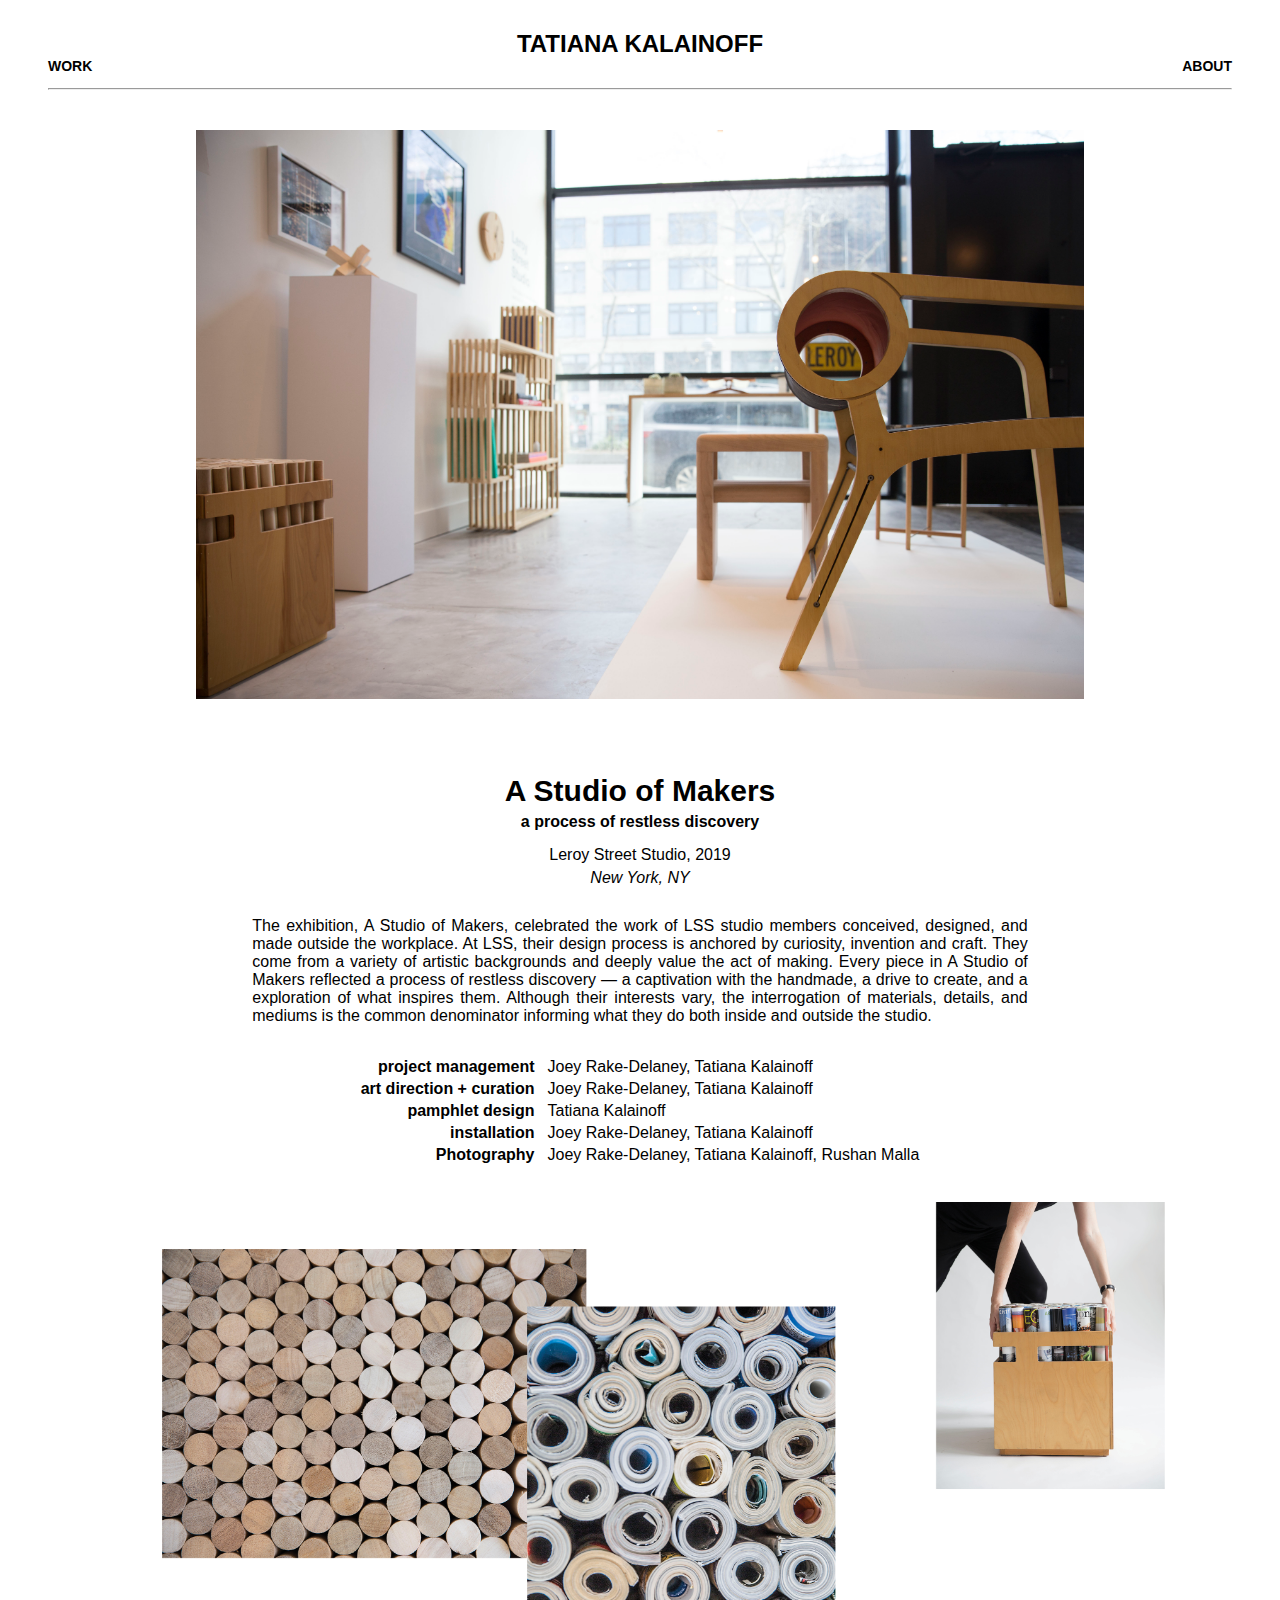
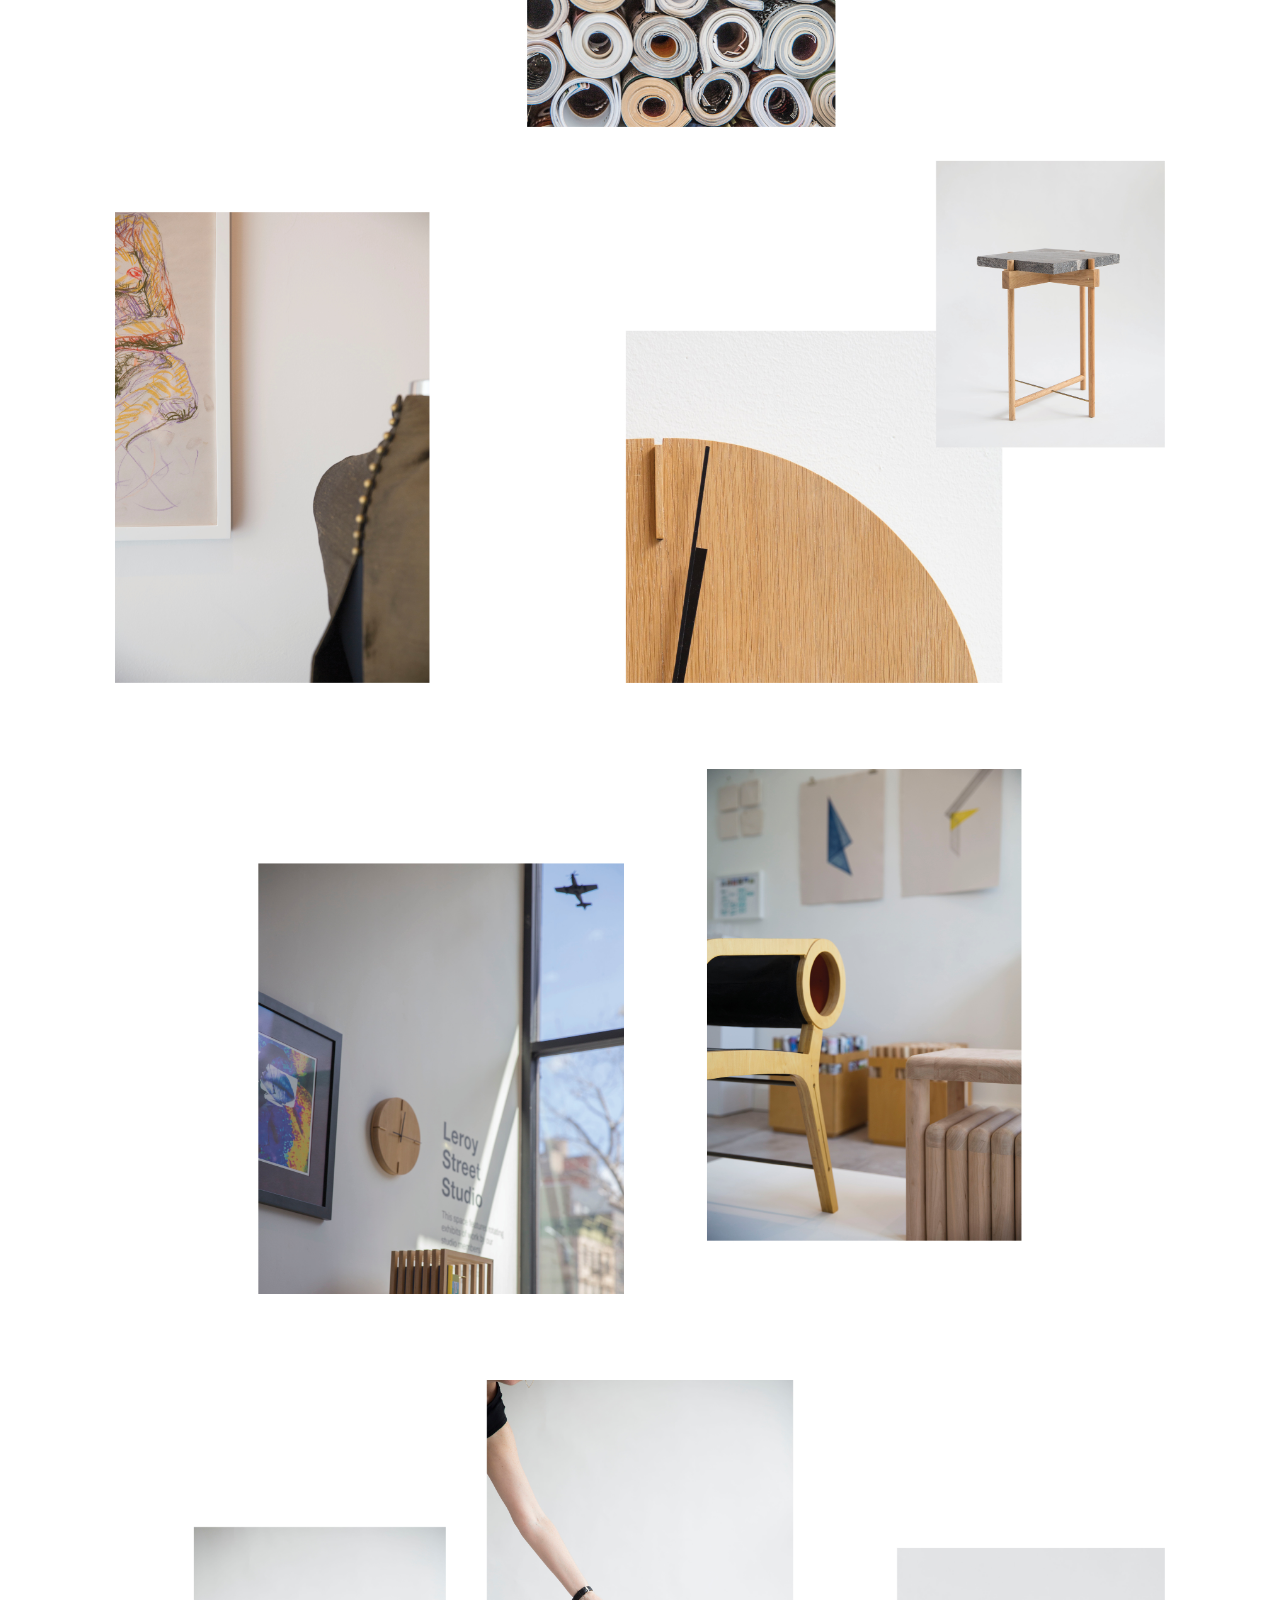
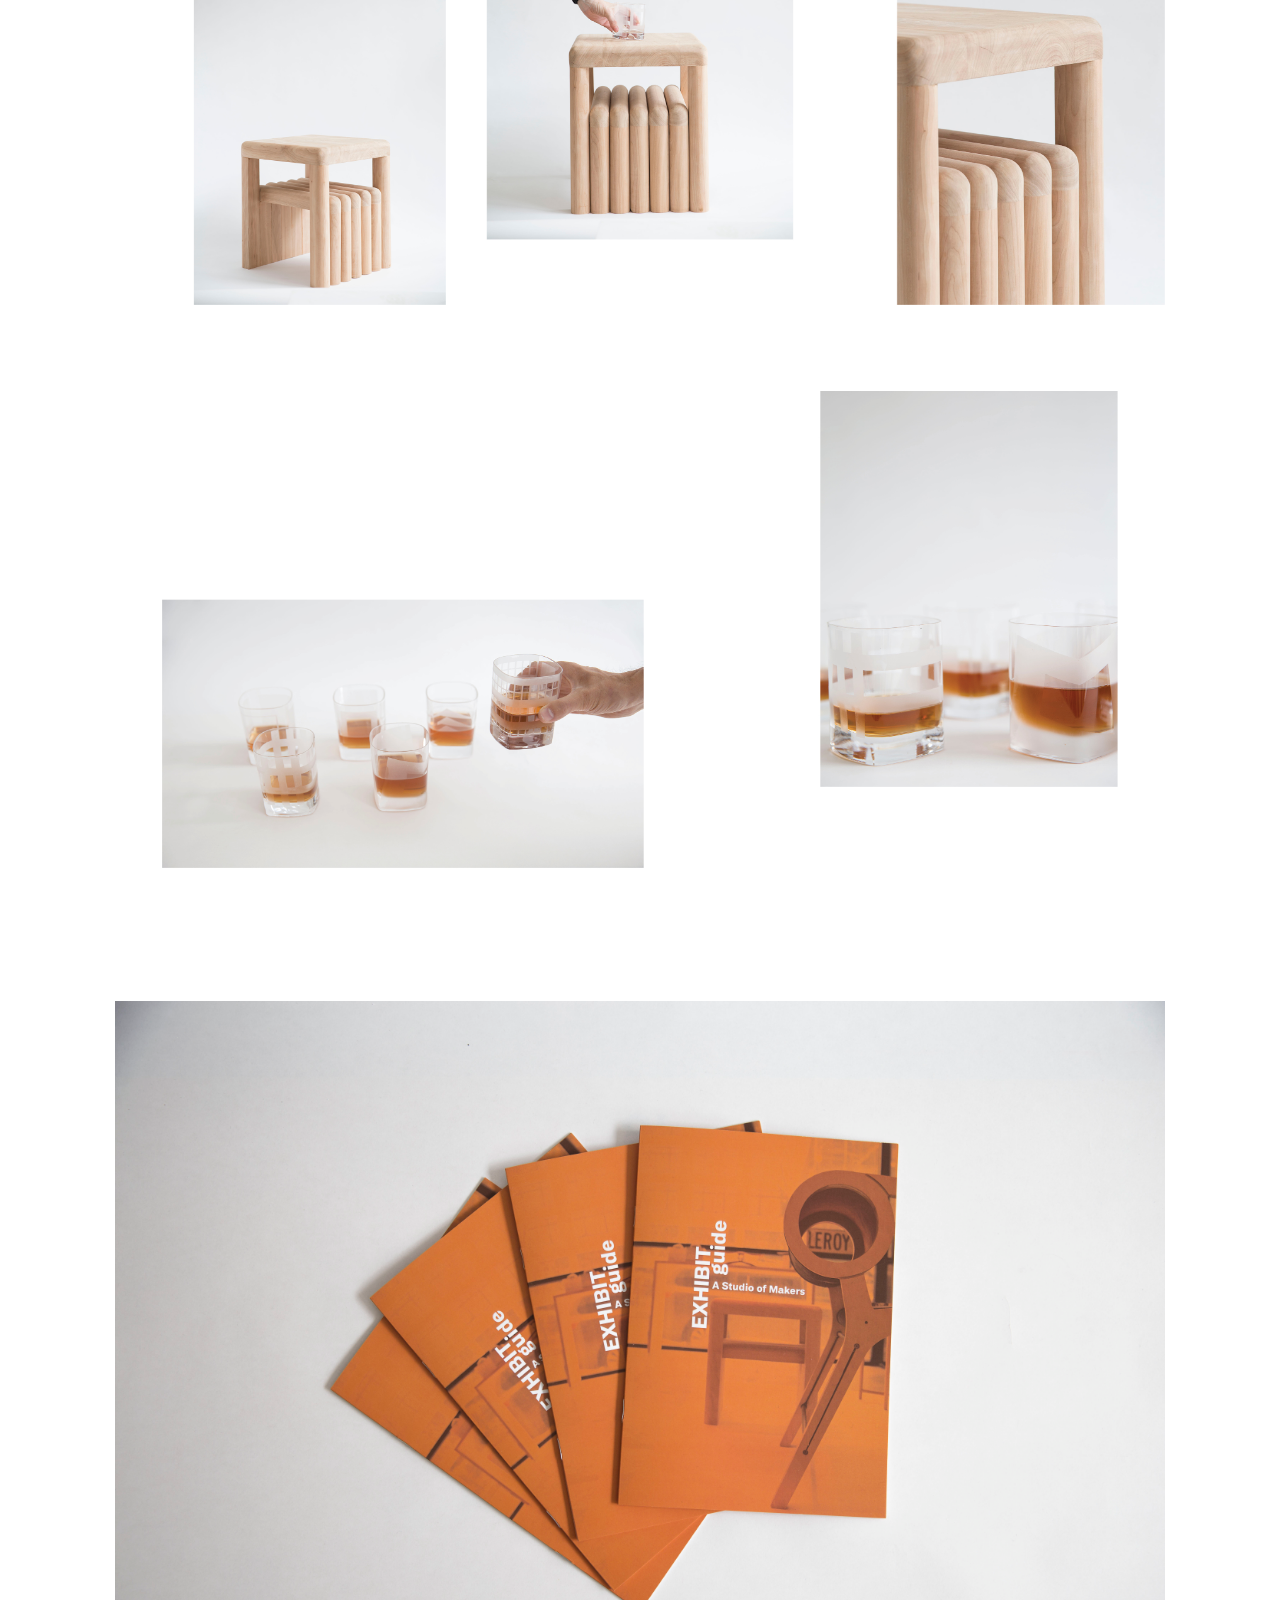
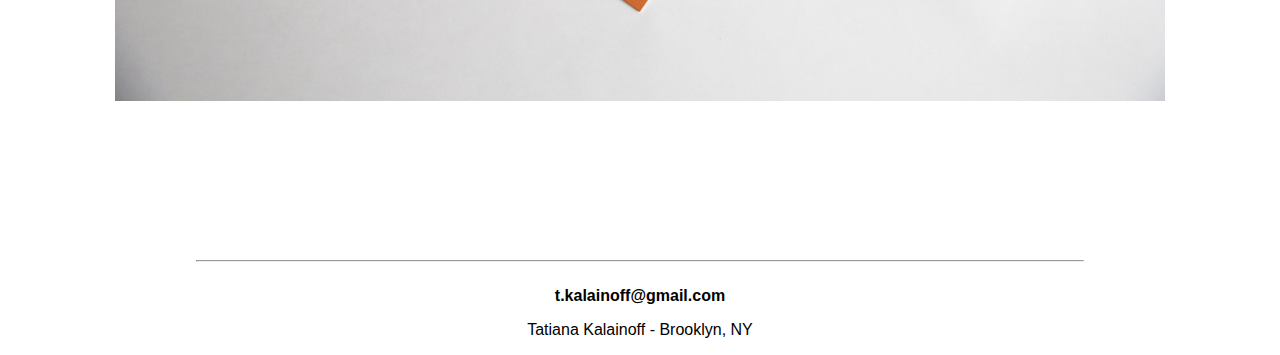
<file: A Studio of Makers.html>
<!DOCTYPE html>
<html>
<head>
	<title>A Studio of Makers - Tatiana Kalainoff</title>
	<link rel="stylesheet" type="text/css" href="tatiana_kalainoff.css">
</head>
<body>
	<header id="header">
		<h1 class="center"</h1>
			<a href="index.html">TATIANA KALAINOFF</a>
		<h2 class="alignleft"</h2>
			<a href="work.html">WORK</a>
		<h2 class="alignright"</h2>
			<a href="about.html">ABOUT</a>
	</header>
	<hr/>
	<div id="heroshot">
			<img src="images/work/A Studio of Makers/_MG_6595.JPG", alt="Mock Ups", class="center"/>
	</div>
	<div id="proj_info">
		<div id="proj_title">
			<h3>A Studio of Makers</h3>
				<p id="project_link">
					<a href="https://www.leroystreetstudio.com/work/lss-gallery-a-studio-of-makers?public">a process of restless discovery</a>
				</p>
				<p id="client_year">
					Leroy Street Studio, 2019
				</p>
				<p id="location">
					New York, NY
				</p>
		</div>
		<div id="proj_description", class="center">
			<p>
				The exhibition, A Studio of Makers, celebrated the work of LSS studio members conceived, designed, and made outside the workplace.
				At LSS, their design process is anchored by curiosity, invention and craft. They come from a variety of artistic backgrounds and deeply value the act of making.
				Every piece in A Studio of Makers reflected a process of restless discovery — a captivation with the handmade, a drive to create, and a exploration of what inspires them.
				Although their interests vary, the interrogation of materials, details, and mediums is the common denominator informing what they do both inside and outside the studio.
			</p>
		</div>
	</div>
	<div id="proj_stats">
		<table class="center_table">
			<tr><td>project management<td>Joey Rake-Delaney, Tatiana Kalainoff</td></tr>
			<tr><td>art direction + curation<td>Joey Rake-Delaney, Tatiana Kalainoff</td></tr>
			<tr><td>pamphlet design<td>Tatiana Kalainoff</td></tr>
			<tr><td>installation<td>Joey Rake-Delaney, Tatiana Kalainoff</td></tr>
			<tr><td>Photography<td>Joey Rake-Delaney, Tatiana Kalainoff, Rushan Malla</td></tr>
		</table>
	</div>
	<div class = "row2">
		<div class = "column">
			<img src="images/work/A Studio of Makers/forwebsite_Studio of Makers Exhibit.jpg", alt="Mock Up 1", style="width: 90%"/>
		</div>
	</div>
	<br>
	<div class = "row2">
		<div class="column">
			<img src="images/work/A Studio of Makers/forwebsite_Studio of Makers Exhibit2.jpg", alt="Mock Up 2", style="width: 90%"/>
		</div>
	</div>
	<br>
	<br>
	<br>
	<br>
	<div class = "row2">
		<div class="column">
			<img src="images/work/A Studio of Makers/forwebsite_Studio of Makers Exhibit3.jpg", alt="Mock Up 3", style="width: 90%"/>
		</div>
	</div>
	<br>
	<br>
	<br>
	<br>
	<div class = "row2">
		<div class="column">
			<img src="images/work/A Studio of Makers/forwebsite_Studio of Makers Exhibit4.jpg", alt="Mock Up 3", style="width: 90%"/>
		</div>
	</div>
	<br>
	<br>
	<br>
	<br>
	<div class = "row2">
		<div class="column">
			<img src="images/work/A Studio of Makers/forwebsite_Studio of Makers Exhibit5.jpg", alt="Mock Up 3", style="width: 90%"/>
		</div>
	</div>
	<br>
	<br>
	<br>
	<br>
	<div class = "row2">
		<div class="column">
			<img src="images/work/A Studio of Makers/_MG_6837.JPG", alt="Mock Up 3", style="width: 90%"/>
		</div>
	</div>
	<footer id="footer", class="center">
		<hr/>
		<p>
			<a href="mailto:t.kalainoff@gmail.com?Subject=Hi!">t.kalainoff@gmail.com</a>
		</p>
		<p>
			Tatiana Kalainoff - Brooklyn, NY
		</p>
	</footer>
</body>
</html>
</file>
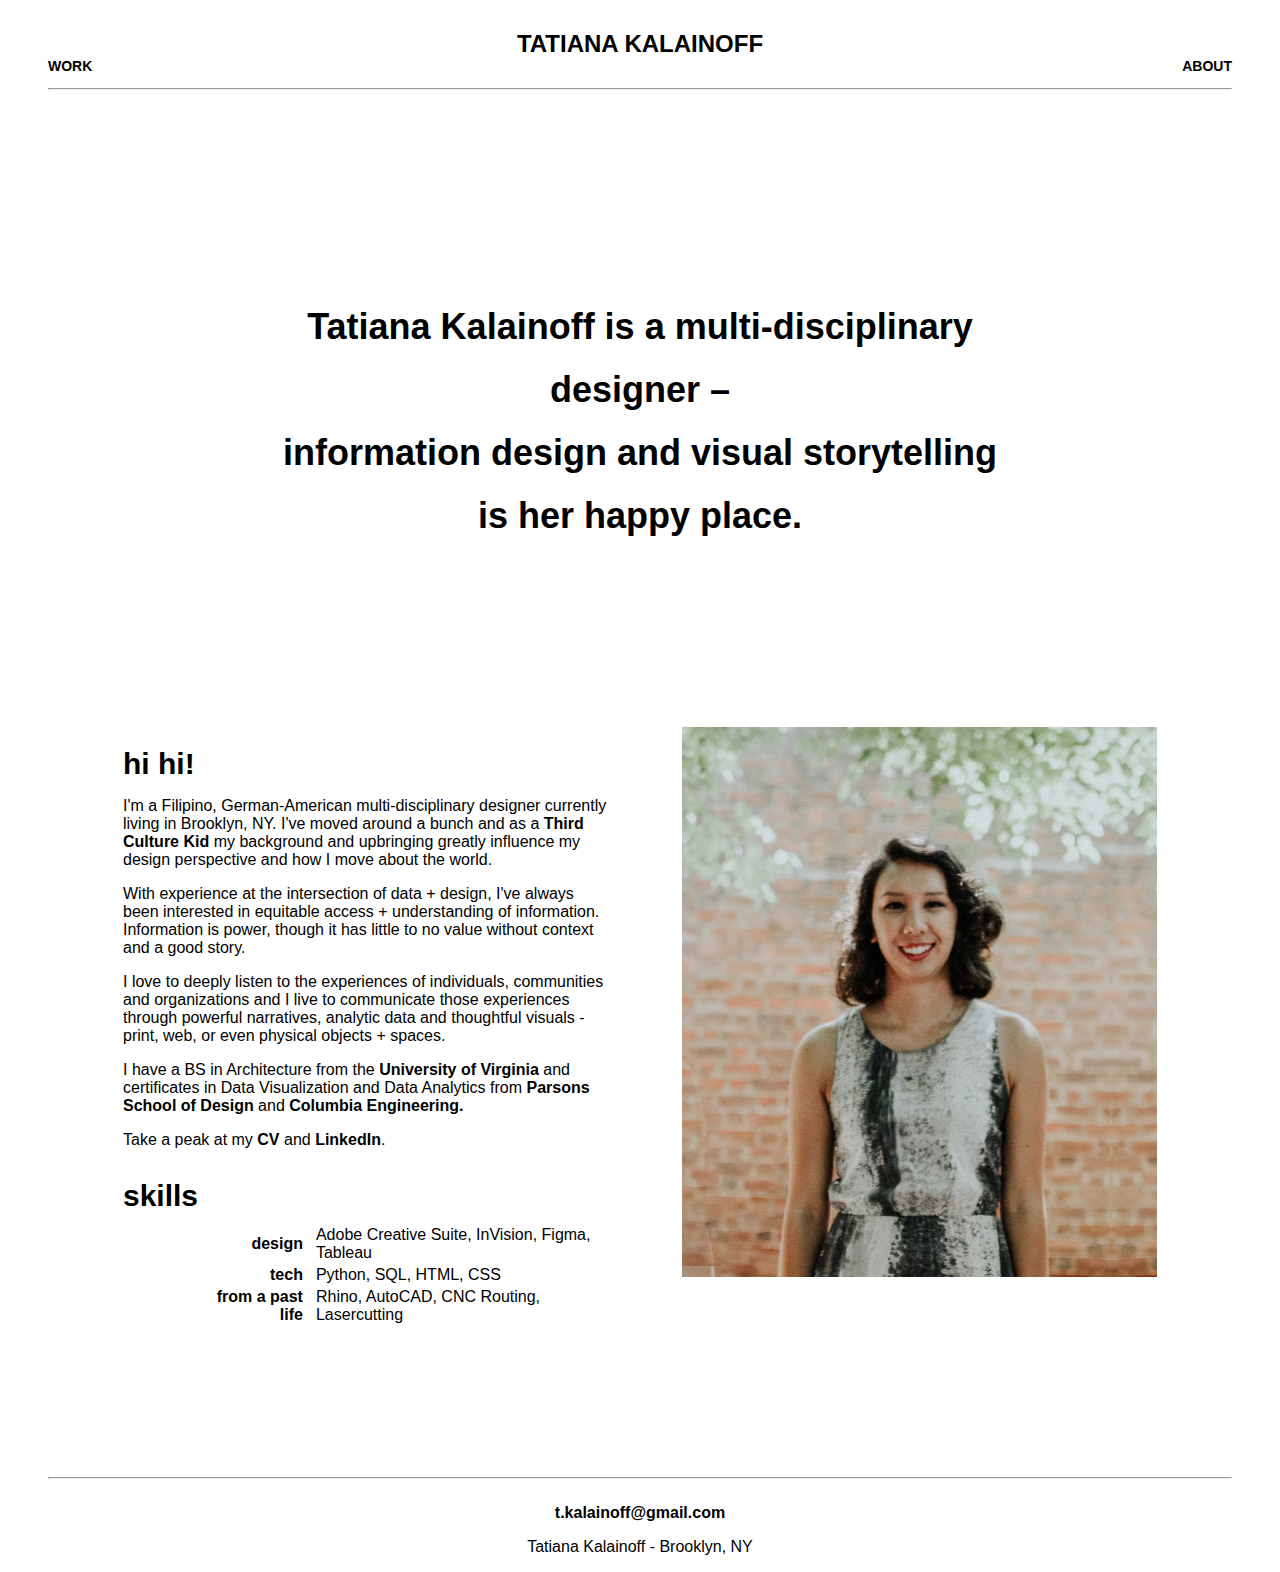
<file: about.html>
<!DOCTYPE html>
<html>
<head>
	<title>about - Tatiana Kalainoff</title>
	<link rel="stylesheet" type="text/css" href="tatiana_kalainoff.css">
</head>
<body>
	<header id="header">
		<h1 class="center"</h1>
			<a href="index.html">TATIANA KALAINOFF</a>
		<h2 class="alignleft"</h2>
			<a href="work.html">WORK</a>
		<h2 class="alignright"</h2>
			<a href="about.html">ABOUT</a>
	</header>
	<hr/>
	<div class = "row2">
		<h4 class="column"</h4>
			Tatiana Kalainoff is a multi-disciplinary designer –<br>information design and visual storytelling<br>is her happy place.
	</div>
	<div id="headshot">
		<img src="images/about/tatiana_kalainoff_cropped.jpg", width:="476px", height="550px", alt="Tatiana Kalainoff"/>
	</div>
	<div id="background">
		<h3>hi hi!</h3>
			<p>
				I'm a Filipino, German-American multi-disciplinary designer currently living in Brooklyn, NY.
				I've moved around a bunch and as a <a href="https://www.merriam-webster.com/words-at-play/third-culture-kid">Third Culture Kid</a> my background and upbringing greatly influence my design perspective and how I move about the world.
			</p>
			<p>
				With experience at the intersection of data + design, I've always been interested in equitable access + understanding of information. Information is power, though it has little to no value without context and a good story.
			</p>
			<p>
				I love to deeply listen to the experiences of individuals, communities and organizations and I live to communicate those experiences through powerful narratives, analytic data and thoughtful visuals - print, web, or even physical objects + spaces.
			</p>
			<p>
				I have a BS in Architecture from the <a href="https://www.arch.virginia.edu/">University of Virginia</a>
				and certificates in Data Visualization and Data Analytics from <a href="https://www.newschool.edu/parsons/infographics-data-visualization-certificate/">Parsons School of Design</a>
				and <a href="https://bootcamp.cvn.columbia.edu/data/">Columbia Engineering.</a>
			</p>
			<p>
				Take a peak at my <a href="images/about/2021_CV.pdf">CV</a> and <a href="http://linkedin.com/in/tatiana-kalainoff-4b7b64132">LinkedIn</a>.
			</p>
	</div>
	<div id="skills">
		<h3>skills</h3>
		<table>
			<tr><td>design</td><td>Adobe Creative Suite, InVision, Figma, Tableau</td></tr>
			<tr><td>tech</td><td>Python, SQL, HTML, CSS</td></tr>
			<tr><td>from a past life</td><td>Rhino, AutoCAD, CNC Routing, Lasercutting</td></tr>
		</table>
	</div>
	<footer id="footer">
		<hr/>
		<p>
			<a href="mailto:t.kalainoff@gmail.com?Subject=Hi!">t.kalainoff@gmail.com</a>
		</p>
		<p>
			Tatiana Kalainoff - Brooklyn, NY
		</p>
	</footer>
</body>
</html>
</file>
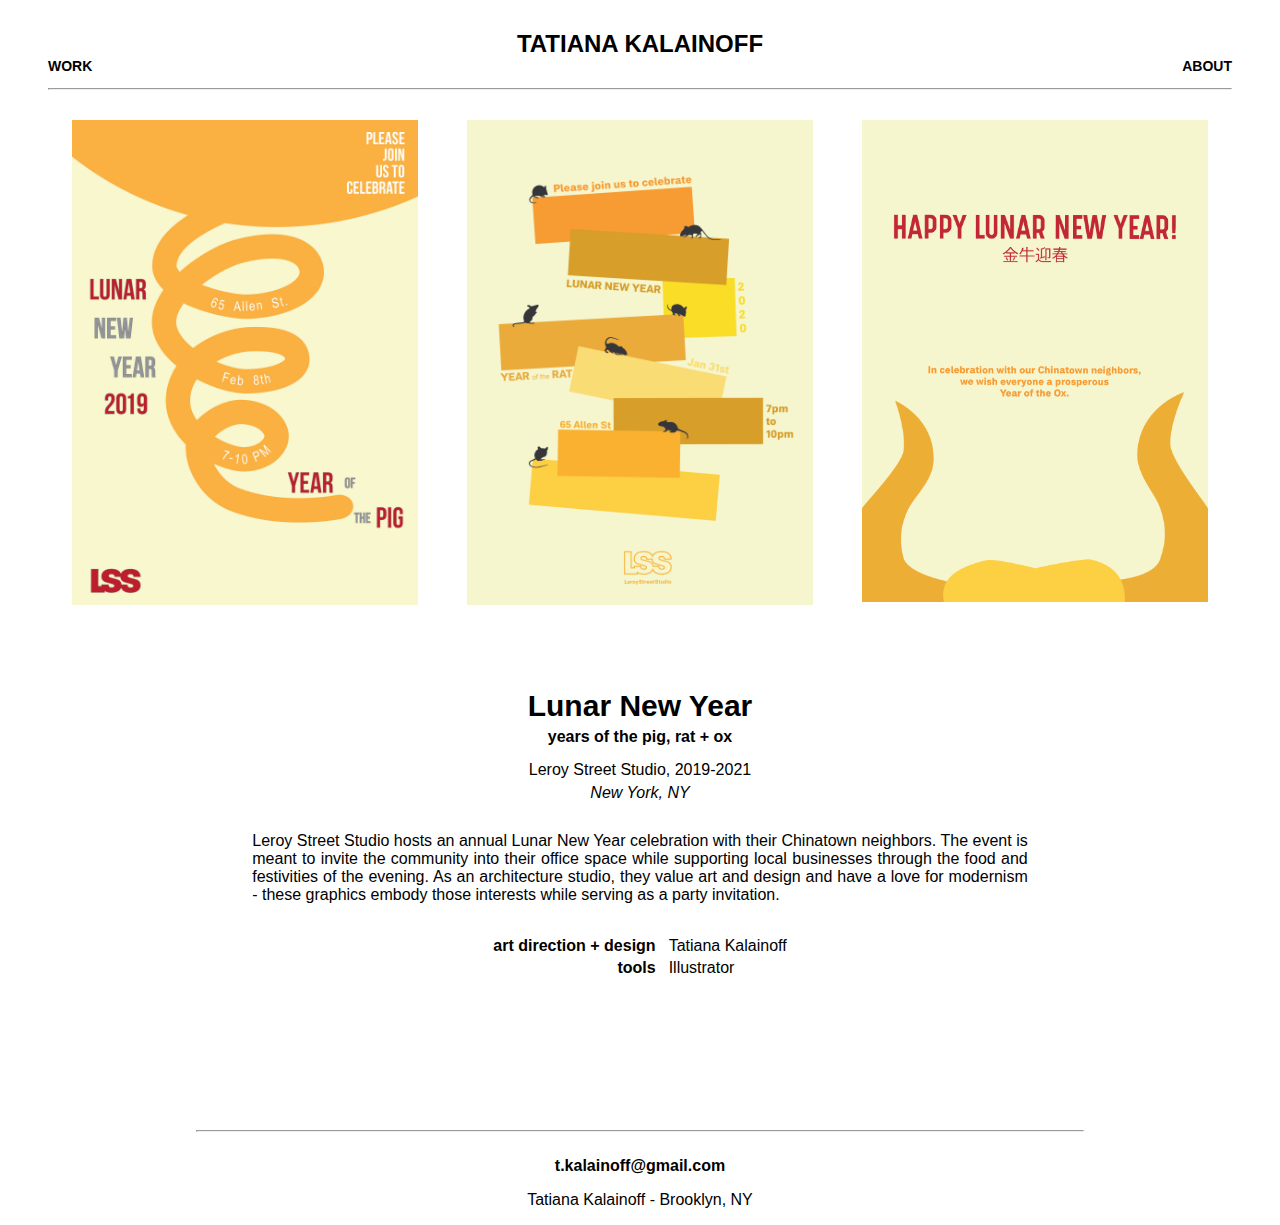
<file: Lunar New Year.html>
<!DOCTYPE html>
<html>
<head>
	<title>Lunar New Year - Tatiana Kalainoff</title>
	<link rel="stylesheet" type="text/css" href="tatiana_kalainoff.css">
</head>
<body>
	<header id="header">
		<h1 class="center"</h1>
			<a href="index.html">TATIANA KALAINOFF</a>
		<h2 class="alignleft"</h2>
			<a href="work.html">WORK</a>
		<h2 class="alignright"</h2>
			<a href="about.html">ABOUT</a>
	</header>
	<hr/>
	<div class = "row">
		<div class = "column">
			<img src="images/work/Lunar New Year/LNY2019_FinalConcept_TKWeb.jpg", alt="Year of the Pig", style="width: 90%"/>
		</div>
		<div class="column">
			<img src="images/work/Lunar New Year/Concepts-01-AlbersEdit3B.jpg", alt="Year of the Rat", style="width: 90%"/>
		</div>
		<div class="column">
			<img src="images/work/Lunar New Year/Concept_OxAbstract2-07.jpg", alt="Year of the Ox", style="width: 90%"/>
		</div>
	</div>
	<div id="proj_info">
		<div id="proj_title">
			<h3>Lunar New Year</h3>
				<p id="project_link">
					<a href="">years of the pig, rat + ox</a>
				</p>
				<p id="client_year">
					Leroy Street Studio, 2019-2021
				</p>
				<p id="location">
					New York, NY
				</p>
		</div>
		<div id="proj_description", class="center">
			<p>
				Leroy Street Studio hosts an annual Lunar New Year celebration with their Chinatown neighbors.
				The event is meant to invite the community into their office space while supporting local businesses through the food and festivities of the evening.
				As an architecture studio, they value art and design and have a love for modernism - these graphics embody those interests while serving as a party invitation.
			</p>
		</div>
	</div>
	<div id="proj_stats">
		<table class="center_table">
			<tr><td>art direction + design<td>Tatiana Kalainoff</td></tr>
			<tr><td>tools<td>Illustrator</td></tr>
		</table>
	</div>
	<footer id="footer", class="center">
		<hr/>
		<p>
			<a href="mailto:t.kalainoff@gmail.com?Subject=Hi!">t.kalainoff@gmail.com</a>
		</p>
		<p>
			Tatiana Kalainoff - Brooklyn, NY
		</p>
	</footer>
</body>
</html>
</file>
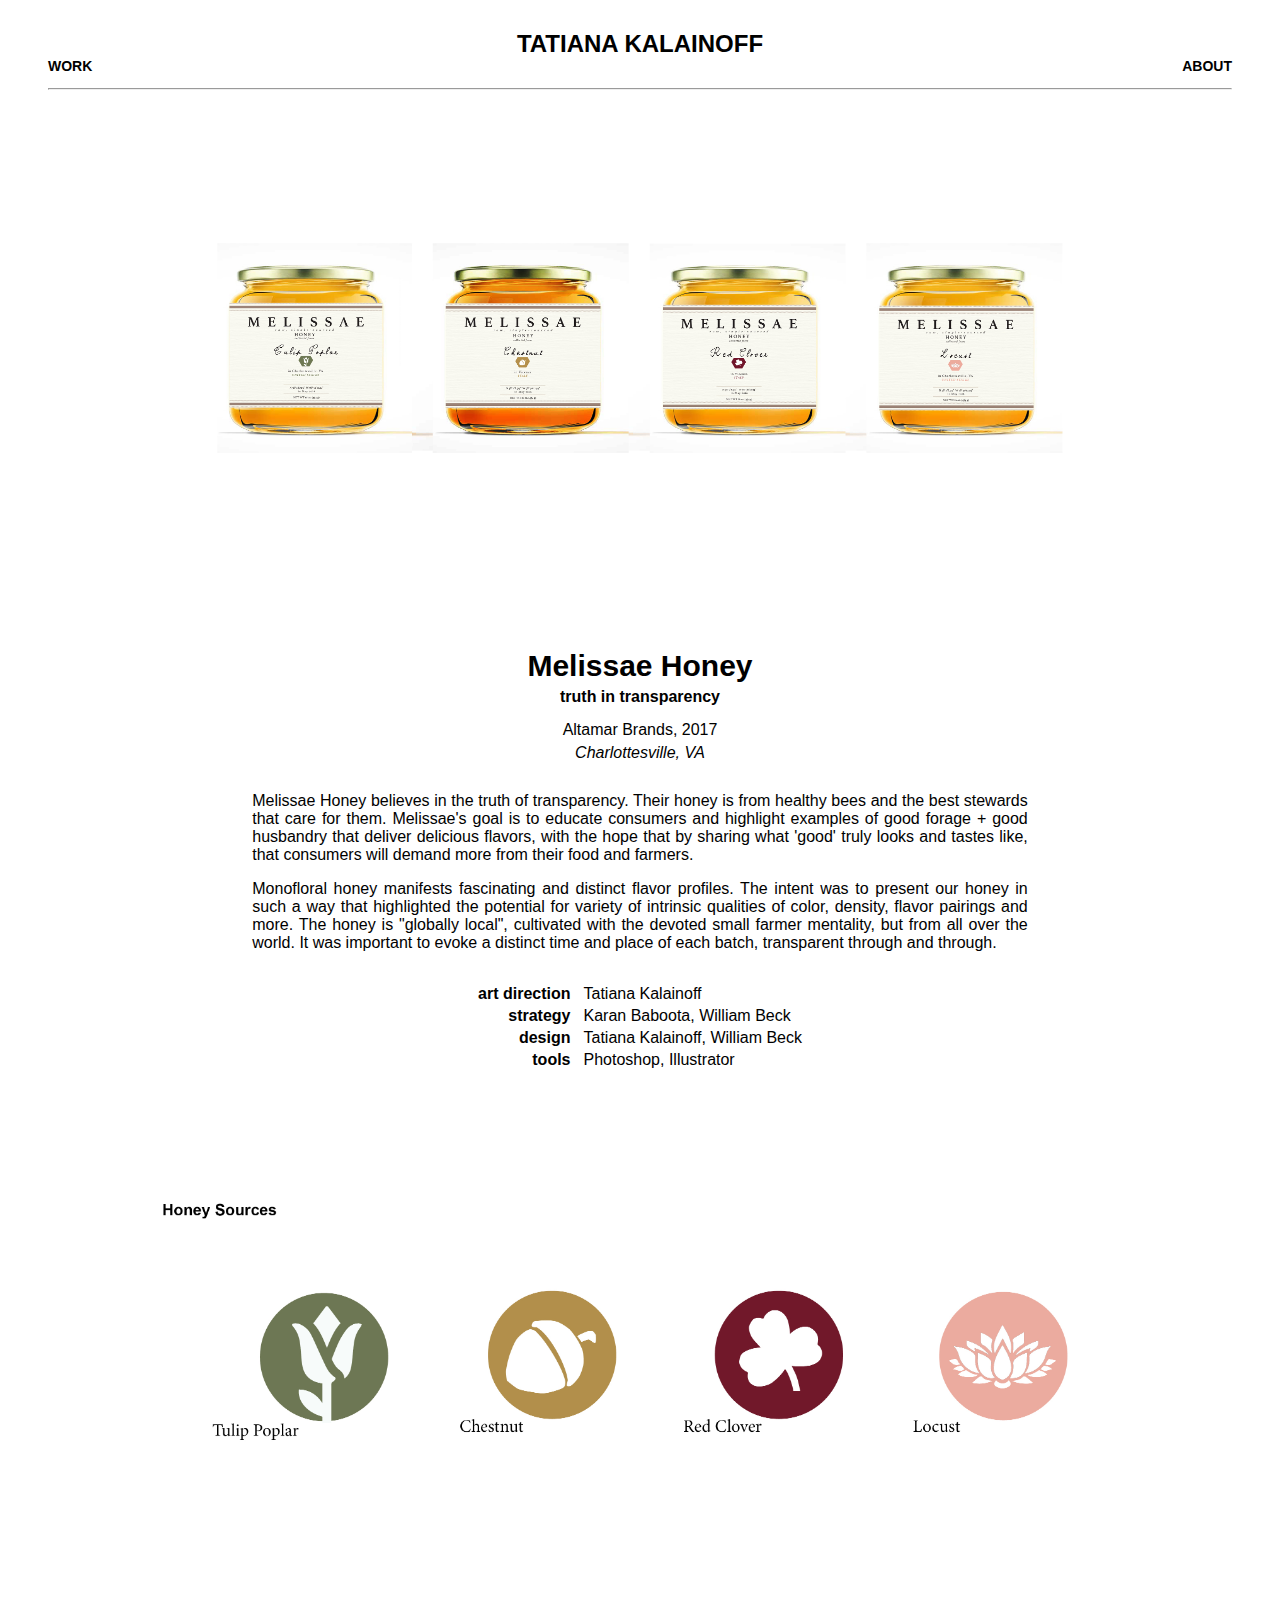
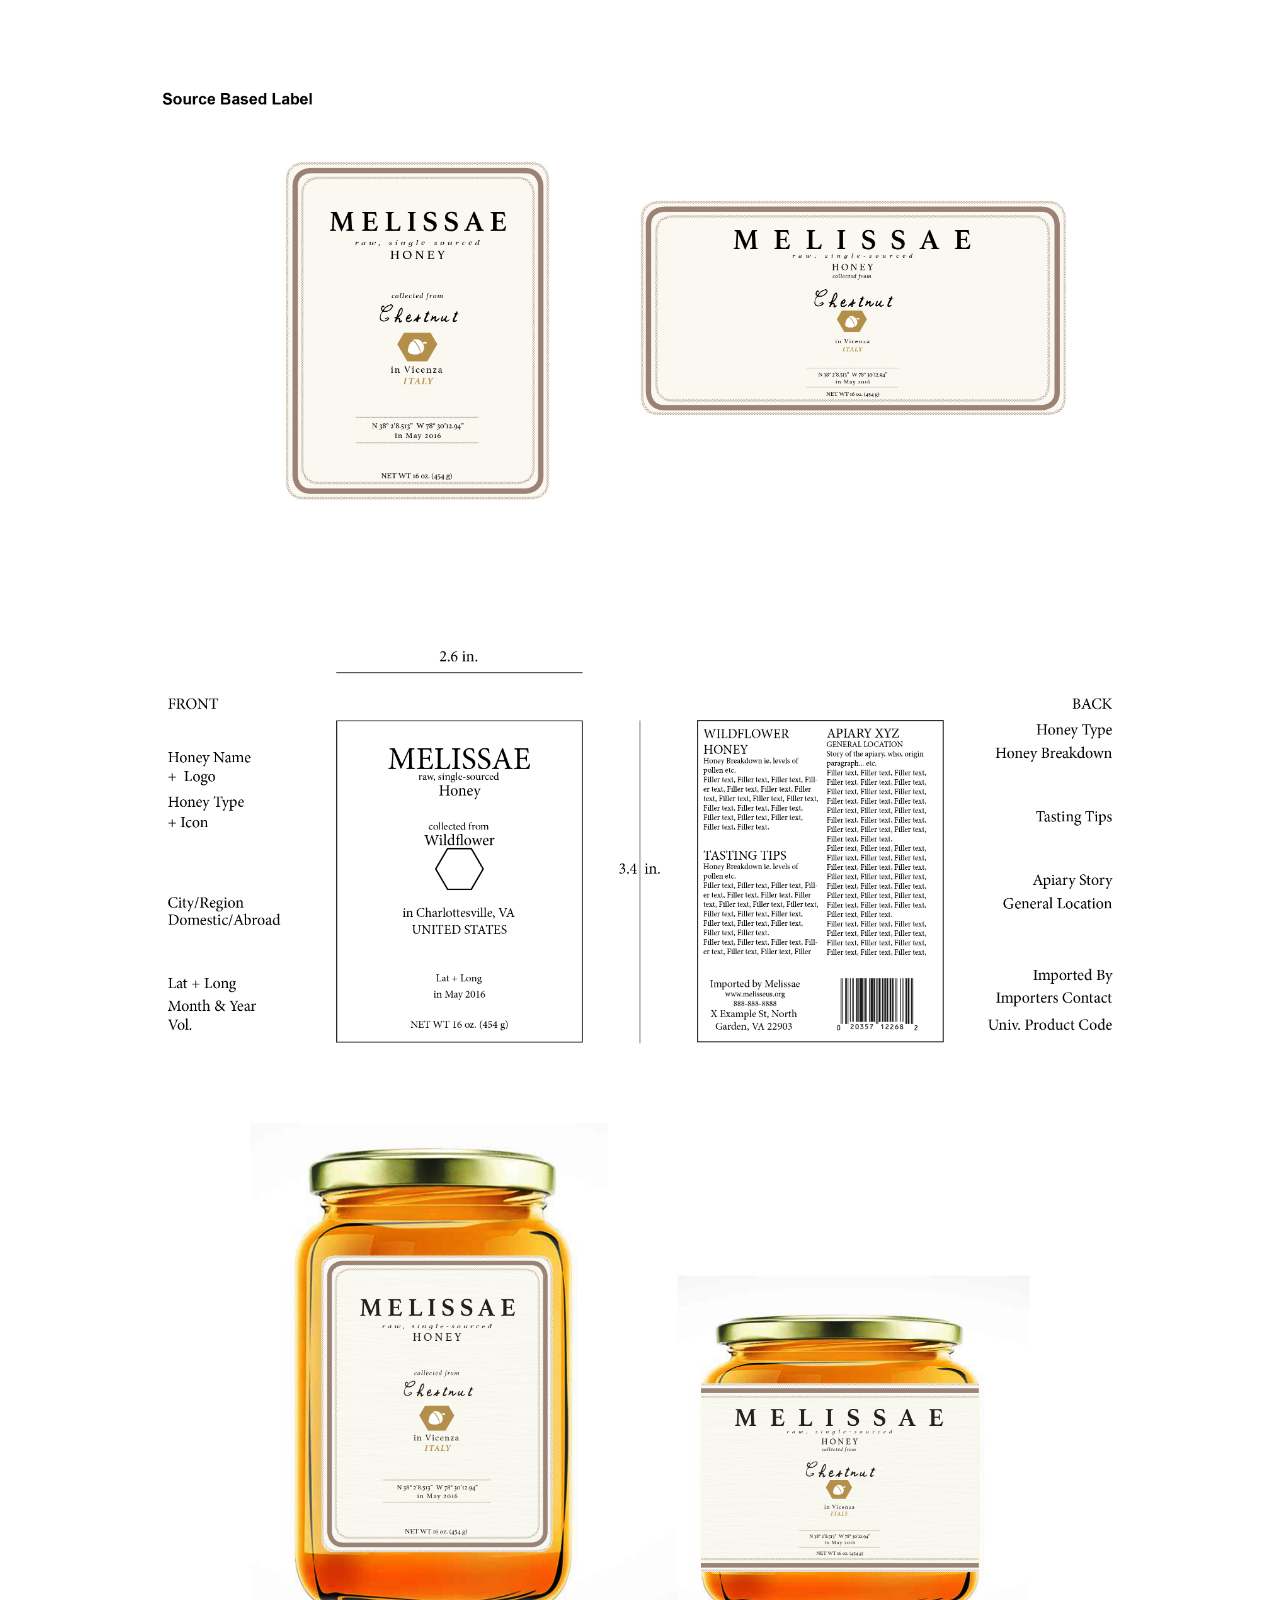
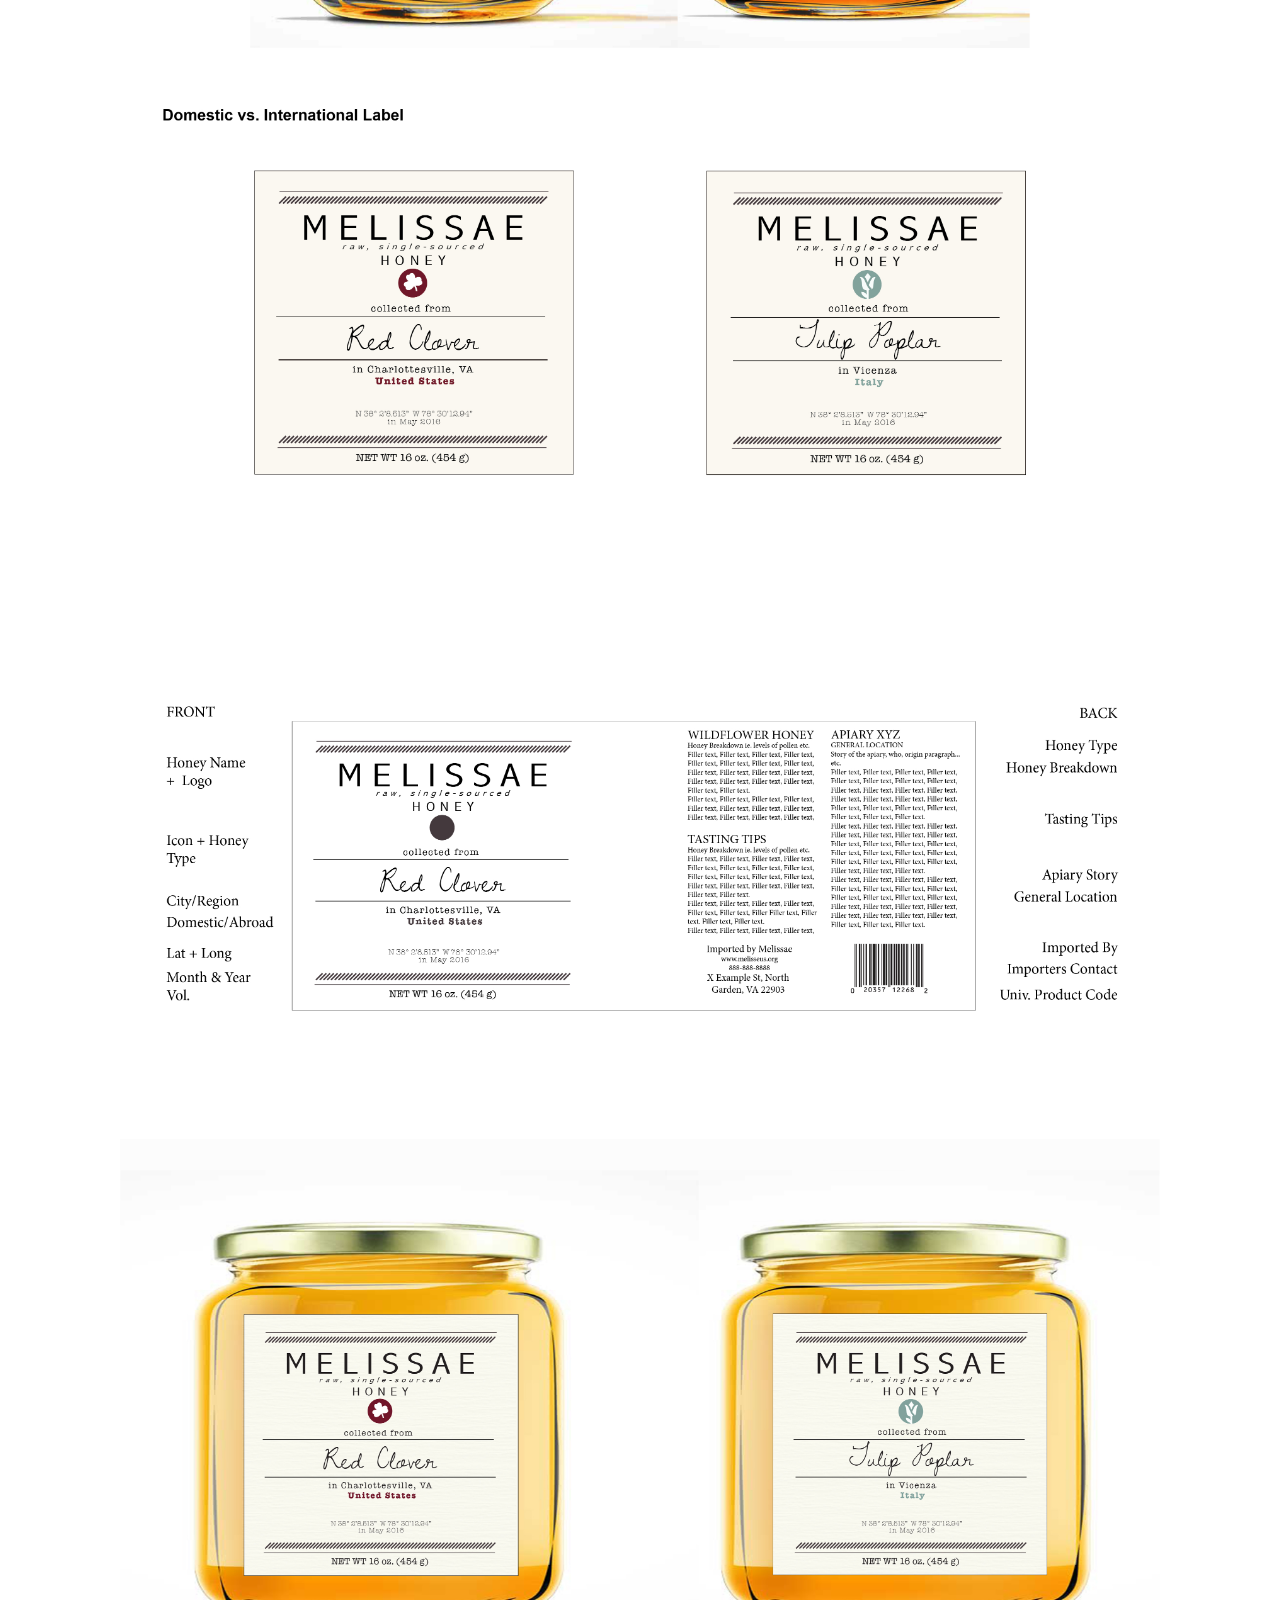
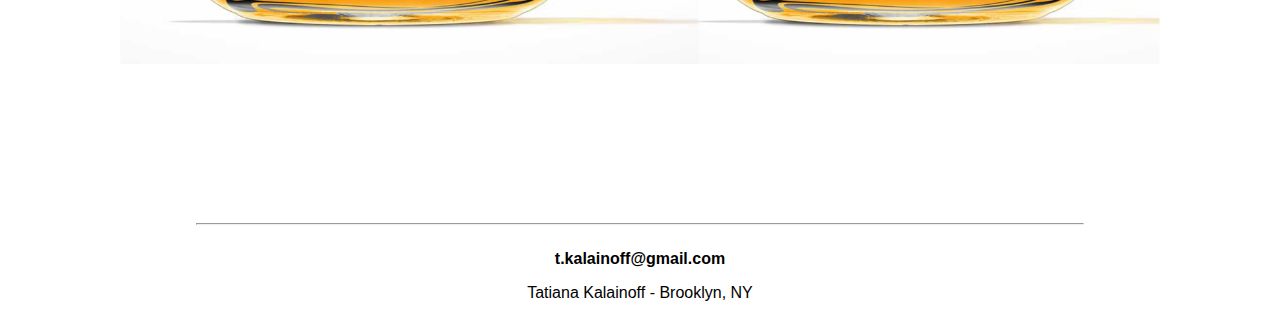
<file: Melissae Honey.html>
<!DOCTYPE html>
<html>
<head>
	<title>Melissae Honey - Tatiana Kalainoff</title>
	<link rel="stylesheet" type="text/css" href="tatiana_kalainoff.css">
</head>
<body>
	<header id="header">
		<h1 class="center"</h1>
			<a href="index.html">TATIANA KALAINOFF</a>
		<h2 class="alignleft"</h2>
			<a href="work.html">WORK</a>
		<h2 class="alignright"</h2>
			<a href="about.html">ABOUT</a>
	</header>
	<hr/>
	<div id="heroshot">
			<img src="images/work/Melissae Honey/forwebsite_Melissae.jpg", alt="Mock Ups", class="center"/>
	</div>
	<div id="proj_info">
		<div id="proj_title">
			<h3>Melissae Honey</h3>
				<p id="project_link">
					<a href="">truth in transparency</a>
				</p>
				<p id="client_year">
					Altamar Brands, 2017
				</p>
				<p id="location">
					Charlottesville, VA
				</p>
		</div>
		<div id="proj_description", class="center">
			<p>
				Melissae Honey believes in the truth of transparency. Their honey is from healthy bees and the best stewards that care for them.
				Melissae's goal is to educate consumers and highlight examples of good forage + good husbandry that deliver delicious flavors,
				with the hope that by sharing what 'good' truly looks and tastes like, that consumers will demand more from their food and farmers.
			</p>
			<p>
				Monofloral honey manifests fascinating and distinct flavor profiles. The intent was to present our honey in such a way that highlighted
				the potential for variety of intrinsic qualities of color, density, flavor pairings and more. The honey is "globally local",
				cultivated with the devoted small farmer mentality, but from all over the world. It was important to evoke a distinct time
				and place of each batch, transparent through and through.
			</p>
		</div>
	</div>
	<div id="proj_stats">
		<table class="center_table">
			<tr><td>art direction<td>Tatiana Kalainoff</td></tr>
			<tr><td>strategy<td>Karan Baboota, William Beck</td></tr>
			<tr><td>design<td>Tatiana Kalainoff, William Beck</td></tr>
			<tr><td>tools<td>Photoshop, Illustrator</td></tr>
		</table>
	</div>
	<div class = "row2">
		<div class = "column">
			<img src="images/work/Melissae Honey/forwebsite_Melissae2.jpg", alt="Mock Up 1", style="width: 90%"/>
		</div>
	</div>
	<div class = "row2">
		<div class="column">
			<img src="images/work/Melissae Honey/forwebsite_Melissae3.jpg", alt="Mock Up 2", style="width: 90%"/>
		</div>
	</div>
	<div class = "row2">
		<div class="column">
			<img src="images/work/Melissae Honey/forwebsite_Melissae4.jpg", alt="Mock Up 3", style="width: 90%"/>
		</div>
	</div>
	<div class = "row2">
		<div class="column">
			<img src="images/work/Melissae Honey/forwebsite_Melissae5.jpg", alt="Mock Up 3", style="width: 90%"/>
		</div>
	</div>
	<div class = "row2">
		<div class="column">
			<img src="images/work/Melissae Honey/forwebsite_Melissae6.jpg", alt="Mock Up 3", style="width: 90%"/>
		</div>
	</div>
	<div class = "row2">
		<div class="column">
			<img src="images/work/Melissae Honey/forwebsite_Melissae7.jpg", alt="Mock Up 3", style="width: 90%"/>
		</div>
	</div>
	<div class = "row2">
		<div class="column">
			<img src="images/work/Melissae Honey/forwebsite_Melissae8.jpg", alt="Mock Up 3", style="width: 90%"/>
		</div>
	</div>
	<footer id="footer", class="center">
		<hr/>
		<p>
			<a href="mailto:t.kalainoff@gmail.com?Subject=Hi!">t.kalainoff@gmail.com</a>
		</p>
		<p>
			Tatiana Kalainoff - Brooklyn, NY
		</p>
	</footer>
</body>
</html>
</file>
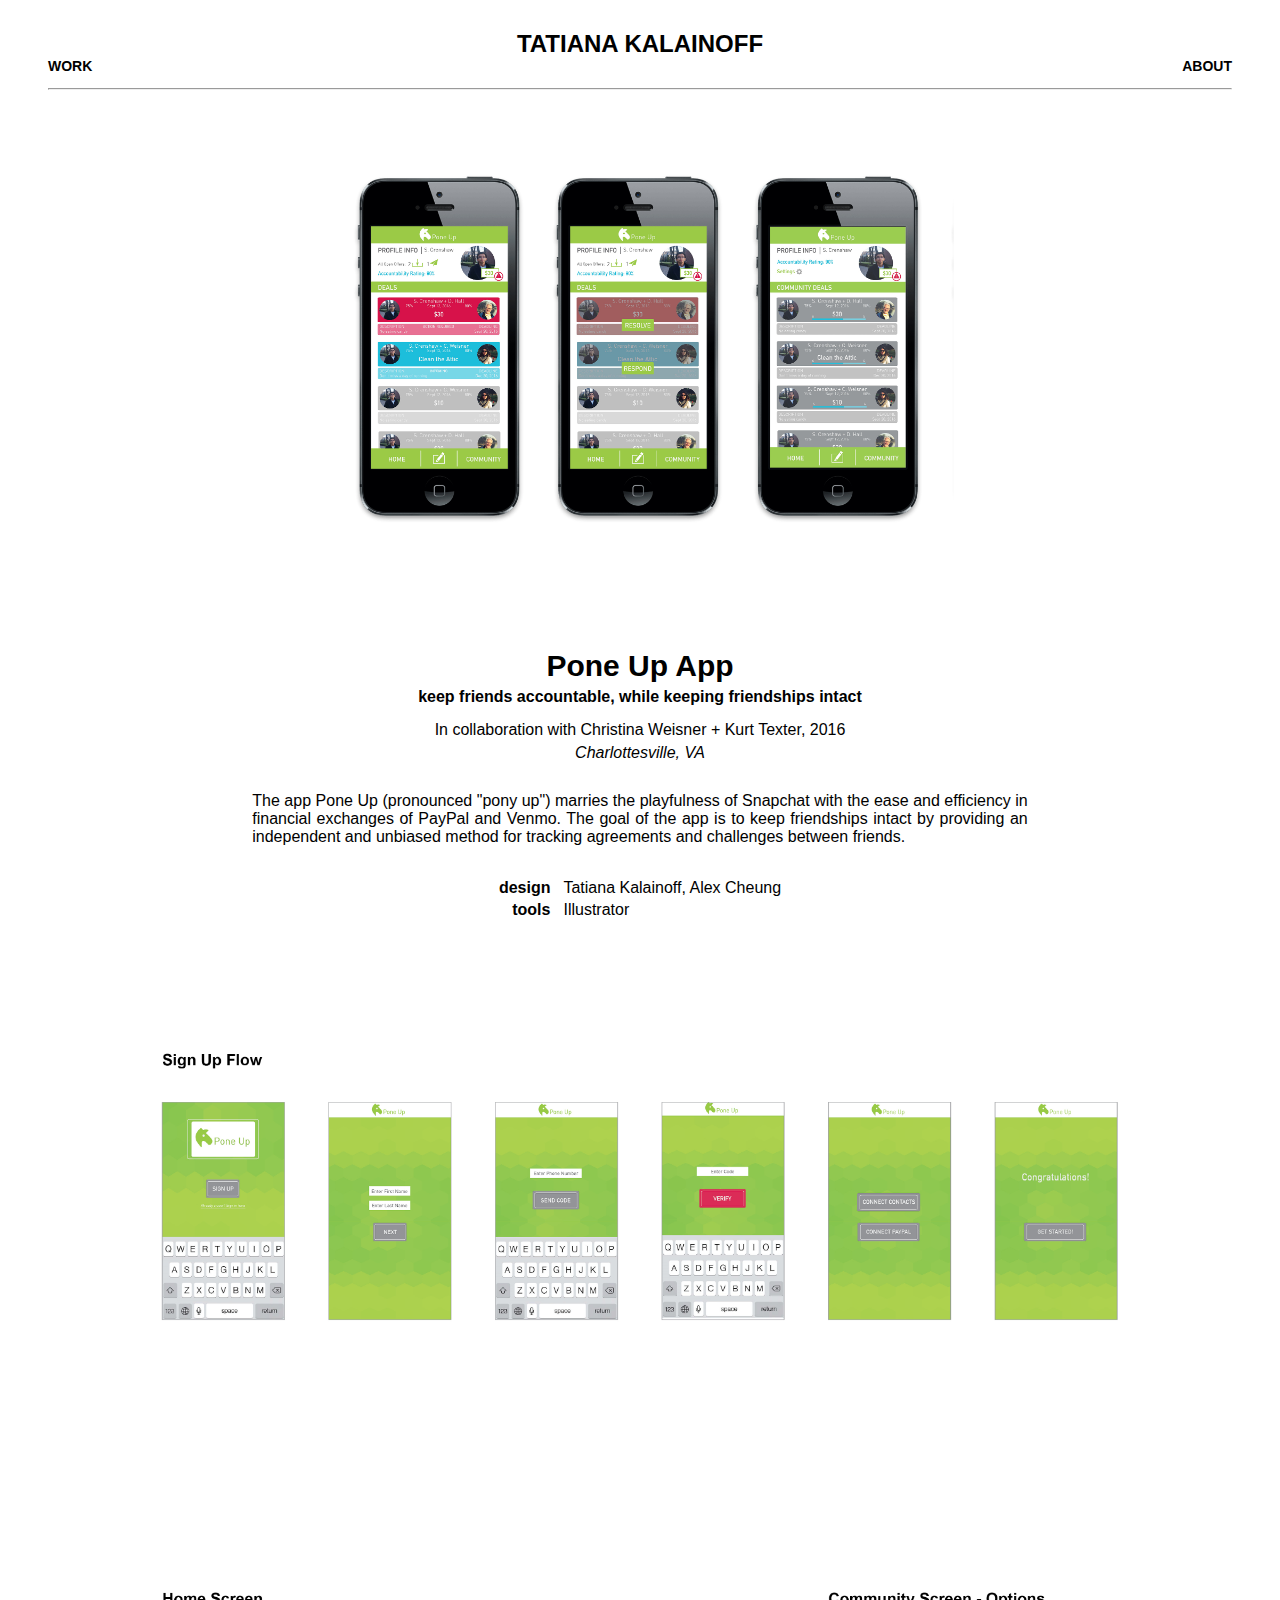
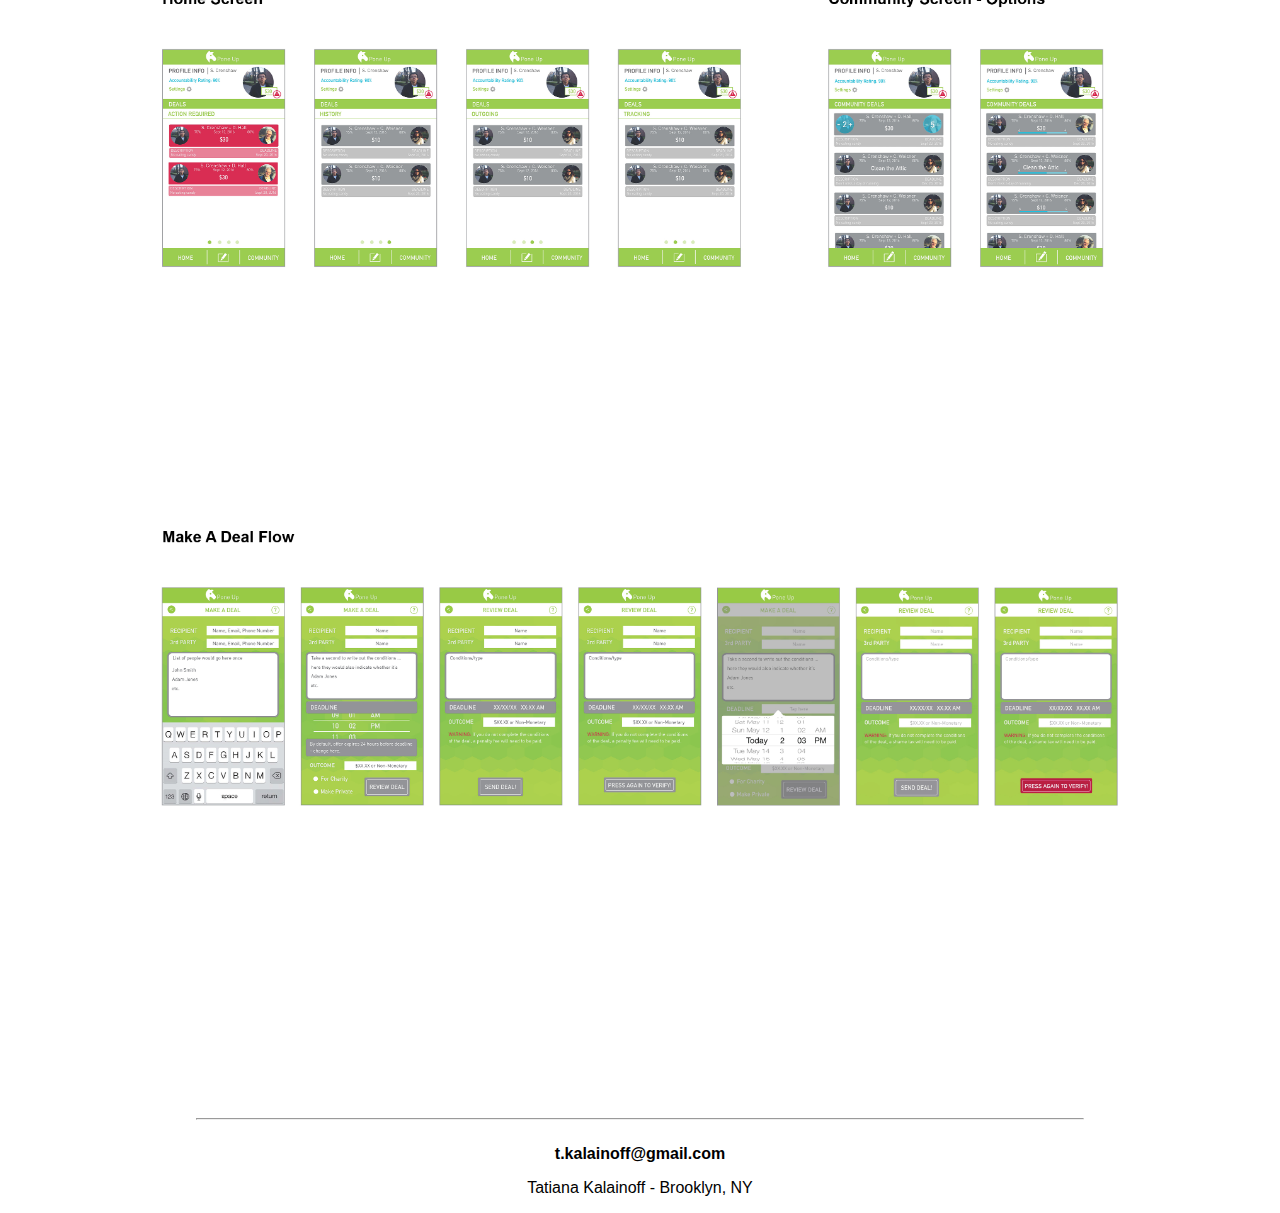
<file: Pone Up.html>
<!DOCTYPE html>
<html>
<head>
	<title>Pone Up App - Tatiana Kalainoff</title>
	<link rel="stylesheet" type="text/css" href="tatiana_kalainoff.css">
</head>
<body>
	<header id="header">
		<h1 class="center"</h1>
			<a href="index.html">TATIANA KALAINOFF</a>
		<h2 class="alignleft"</h2>
			<a href="work.html">WORK</a>
		<h2 class="alignright"</h2>
			<a href="about.html">ABOUT</a>
	</header>
	<hr/>
	<div id="heroshot">
			<img src="images/work/Pone Up/forwebsite_PoneUp.jpg", alt="Mock Ups", class="center"/>
	</div>
	<div id="proj_info">
		<div id="proj_title">
			<h3>Pone Up App</h3>
				<p id="project_link">
					<a href="images/work/Pone Up/PoneUp_IdentityGuideline.Fin.3.15.2016.pdf">keep friends accountable, while keeping friendships intact</a>
				</p>
				<p id="client_year">
					In collaboration with Christina Weisner + Kurt Texter, 2016
				</p>
				<p id="location">
					Charlottesville, VA
				</p>
		</div>
		<div id="proj_description", class="center">
			<p>
				The app Pone Up (pronounced "pony up") marries the playfulness of Snapchat with the ease and efficiency in financial exchanges of PayPal and Venmo.
				The goal of the app is to keep friendships intact by providing an independent and unbiased method for tracking agreements and challenges between friends.
			</p>
		</div>
	</div>
	<div id="proj_stats">
		<table class="center_table">
			<tr><td>design<td>Tatiana Kalainoff, Alex Cheung</td></tr>
			<tr><td>tools<td>Illustrator</td></tr>
		</table>
	</div>
	<div class = "row2">
		<div class = "column">
			<img src="images/work/Pone Up/forwebsite_PoneUp2.jpg", alt="Mock Up 1", style="width: 90%"/>
		</div>
	</div>
	<div class = "row2">
		<div class="column">
			<img src="images/work/Pone Up/forwebsite_PoneUp3.jpg", alt="Mock Up 2", style="width: 90%"/>
		</div>
	</div>
	<div class = "row2">
		<div class="column">
			<img src="images/work/Pone Up/forwebsite_PoneUp4.jpg", alt="Mock Up 3", style="width: 90%"/>
		</div>
	</div>
	<footer id="footer", class="center">
		<hr/>
		<p>
			<a href="mailto:t.kalainoff@gmail.com?Subject=Hi!">t.kalainoff@gmail.com</a>
		</p>
		<p>
			Tatiana Kalainoff - Brooklyn, NY
		</p>
	</footer>
</body>
</html>
</file>
<file: tatiana_kalainoff.css>
html {
	font-family: Arial;
}

body {
	background-color: white;
	padding: 0 40px;
}

h1 {
	font-size: 24px;
	font-family: Helvetica;
	margin:0;
	margin-top: 30px;
}

h2 {
	font-size: 14px;
	margin: 0;
}

h3 {
	font-size: 30px;
	margin: 0;
} 

h4 {
	font-size: 36px;
	margin: 175px;
	padding: 10px;
	text-align: center;
	line-height: 175%;
}

a:link, a:visited {
	text-decoration: none;
	color: black;
	font-weight: bold;
}

a:hover, a:active {
	text-decoration: none;
	color:rgb(66, 228, 228);
}

hr {
	margin-bottom: 25px;
	color: white;
}

#header {
	text-align: center;
	margin-bottom: 30px;
}

.alignleft {
	float:left;
}

.alignright {
	float: right;
}

.row {
	display: flex;
	text-align: center;
}

.row2 {
	display: flex;
	text-align: center;
	flex-wrap: wrap;
	padding: 0 4px;
	justify-content: center;
}

.column {
	flex: 33.33%;
	padding: 5px;
}

#headshot {
	float: right;
	margin-left: 75px;
	margin-right: 75px;
	margin-bottom: 25px;
}

#background	{
	margin-top: 20px;
	margin-left: 75px;
	margin-right: 75px;
	margin-bottom: 30px;
	text-align: left;
}

#proj_info	{
	margin-top: 75px;
	margin-left: 75px;
	margin-right: 75px;
	margin-bottom: 30px;
	text-align: justify;
}

#proj_title	{
	margin-top: 75px;
	margin-left: 75px;
	margin-right: 75px;
	margin-bottom: 30px;
	text-align: center;
}

#project_link {
	margin: 0;
	margin-top: 5px;
}

#client_year {
	font-weight: lighter;
	margin: 0;
	margin-top: 15px;
}

#location {
	font-style: italic;
	margin: 0;
	margin-top: 5px;
}

#proj_description	{
	text-align: center;
	text-align: justify;
}

#skills, table {
	margin-top: 10px;
	margin-left: 75px;
	margin-bottom: 30px;
}

#skills td:first-child {
	font-weight: bold;
	text-align: right;
	margin-left: 50px;
	padding-right: 10px;
}

#heroshot {
	margin-top: 40px;
	margin-bottom: 25px;
}

#img {
	margin-top: 40px;
	margin-bottom: 40px;
}

.center {
  display: block;
  margin-left: auto;
  margin-right: auto;
	width: 75%;
}

.center_table {
	margin-left: auto;
	margin-right: auto;
}

#proj_stats, table {
	text-align: left;
}

#proj_stats td:first-child {
	font-weight: bold;
	text-align: right;
	padding-right: 10px;
}

#footer {
	text-align: center;
	margin-top: 150px;
	clear: both;
}
</file>
